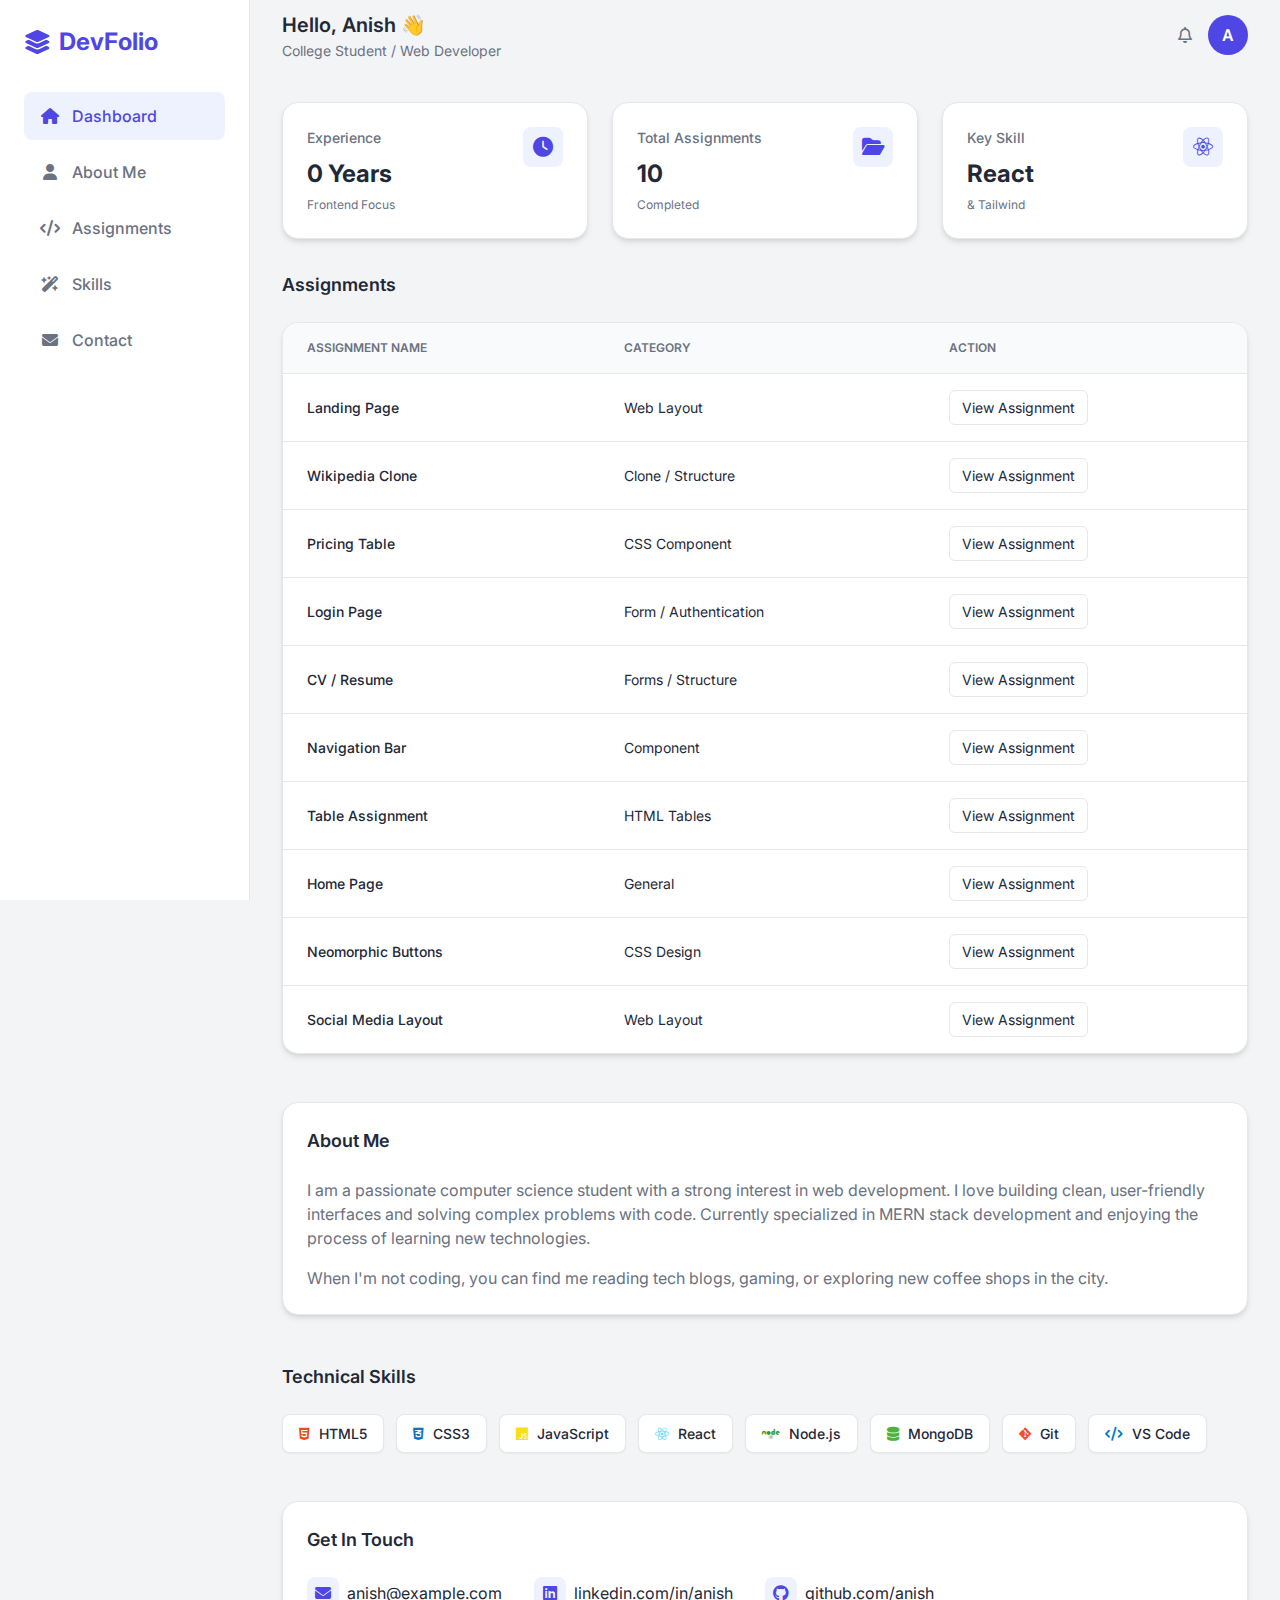
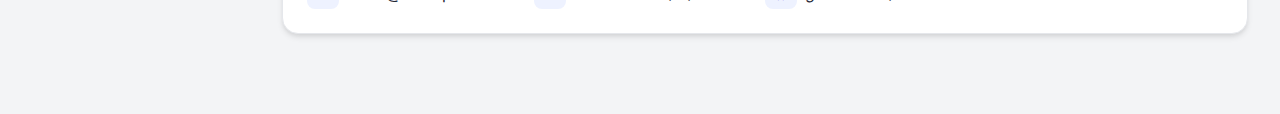
<file: index.html>
<!DOCTYPE html>
<html lang="en">

<head>
    <meta charset="UTF-8">
    <meta name="viewport" content="width=device-width, initial-scale=1.0">
    <title>Portfolio Dashboard</title>
    <link rel="stylesheet" href="styles.css">
    <link rel="stylesheet" href="https://cdnjs.cloudflare.com/ajax/libs/font-awesome/6.4.0/css/all.min.css">
</head>

<body>

    <!-- Sidebar -->
    <nav class="sidebar">
        <div class="brand">
            <i class="fa-solid fa-layer-group"></i>
            <span>DevFolio</span>
        </div>

        <ul class="nav-links">
            <li><a href="#dashboard" class="nav-link active"><i class="fa-solid fa-house"></i>
                    <span>Dashboard</span></a></li>
            <li><a href="#about" class="nav-link"><i class="fa-solid fa-user"></i> <span>About Me</span></a></li>
            <li><a href="#assignments" class="nav-link"><i class="fa-solid fa-code"></i> <span>Assignments</span></a>
            </li>
            <li><a href="#skills" class="nav-link"><i class="fa-solid fa-wand-magic-sparkles"></i>
                    <span>Skills</span></a></li>
            <li><a href="#contact" class="nav-link"><i class="fa-solid fa-envelope"></i> <span>Contact</span></a></li>
        </ul>
    </nav>

    <!-- Main Content -->
    <main class="main-content">
        <!-- Header -->
        <header>
            <div class="header-greeting">
                <h1>Hello, Anish 👋</h1>
                <p>College Student / Web Developer</p>
            </div>
            <div class="user-profile">
                <!-- Simple notification icon -->
                <i class="fa-regular fa-bell" style="color: var(--text-secondary); cursor: pointer;"></i>
                <div class="avatar">A</div>
            </div>
        </header>

        <div class="content-wrapper">

            <!-- Dashboard Stats -->
            <section id="dashboard" class="stats-grid">
                <!-- About Snap -->
                <div class="card stat-card">
                    <div class="stat-info">
                        <h3>Experience</h3>
                        <div class="value">0 Years</div>
                        <p style="font-size: 0.75rem; color: var(--text-secondary); margin-top: 0.25rem;">Frontend Focus
                        </p>
                    </div>
                    <div class="stat-icon">
                        <i class="fa-solid fa-clock"></i>
                    </div>
                </div>

                <!-- Projects Snap -->
                <div class="card stat-card">
                    <div class="stat-info">
                        <h3>Total Assignments</h3>
                        <div class="value">10</div>
                        <p style="font-size: 0.75rem; color: var(--text-secondary); margin-top: 0.25rem;">Completed</p>
                    </div>
                    <div class="stat-icon">
                        <i class="fa-solid fa-folder-open"></i>
                    </div>
                </div>

                <!-- Skills Snap -->
                <div class="card stat-card">
                    <div class="stat-info">
                        <h3>Key Skill</h3>
                        <div class="value">React</div>
                        <p style="font-size: 0.75rem; color: var(--text-secondary); margin-top: 0.25rem;">& Tailwind</p>
                    </div>
                    <div class="stat-icon">
                        <i class="fa-brands fa-react"></i>
                    </div>
                </div>
            </section>

            <!-- Projects Table -->
            <section id="assignments" class="detail-section" style="margin-top: 1rem;">
                <div class="section-header">
                    <h2 class="section-title">Assignments</h2>
                    <!-- <a href="#" class="btn-sm">View All</a> -->
                </div>

                <div class="projects-table-container">
                    <table>
                        <thead>
                            <tr>
                                <th>Assignment Name</th>
                                <th>Category</th>
                                <th>Action</th>
                            </tr>
                        </thead>
                        <tbody>
                            <tr>
                                <td style="font-weight: 500;">Landing Page</td>
                                <td>Web Layout</td>
                                <td><a href="assignments/landingpage.html" class="btn-sm" target="_blank">View
                                        Assignment</a></td>
                            </tr>
                            <tr>
                                <td style="font-weight: 500;">Wikipedia Clone</td>
                                <td>Clone / Structure</td>
                                <td><a href="assignments/wikipidea.html" class="btn-sm" target="_blank">View
                                        Assignment</a></td>
                            </tr>
                            <tr>
                                <td style="font-weight: 500;">Pricing Table</td>
                                <td>CSS Component</td>
                                <td><a href="assignments/pricing_table.html" class="btn-sm" target="_blank">View
                                        Assignment</a></td>
                            </tr>
                            <tr>
                                <td style="font-weight: 500;">Login Page</td>
                                <td>Form / Authentication</td>
                                <td><a href="assignments/loginpage.html" class="btn-sm" target="_blank">View
                                        Assignment</a></td>
                            </tr>
                            <tr>
                                <td style="font-weight: 500;">CV / Resume</td>
                                <td>Forms / Structure</td>
                                <td><a href="assignments/cv.html" class="btn-sm" target="_blank">View Assignment</a>
                                </td>
                            </tr>
                            <tr>
                                <td style="font-weight: 500;">Navigation Bar</td>
                                <td>Component</td>
                                <td><a href="assignments/navbar.html" class="btn-sm" target="_blank">View Assignment</a>
                                </td>
                            </tr>
                            <tr>
                                <td style="font-weight: 500;">Table Assignment</td>
                                <td>HTML Tables</td>
                                <td><a href="assignments/TableAssignment.html" class="btn-sm" target="_blank">View
                                        Assignment</a></td>
                            </tr>
                            <tr>
                                <td style="font-weight: 500;">Home Page</td>
                                <td>General</td>
                                <td><a href="assignments/home.html" class="btn-sm" target="_blank">View Assignment</a>
                                </td>
                            </tr>
                            
                            <!-- neomorphiv buttons  -->
                             <tr>
                                <td style="font-weight: 500;">Neomorphic Buttons</td>
                                <td>CSS Design</td>
                                <td><a href="assignments/neomorphic_button.html" class="btn-sm" target="_blank">View
                                        Assignment</a></td>
                             </tr>
                            <tr>
                                <td style="font-weight: 500;">Social Media Layout</td>
                                <td>Web Layout</td>
                                <td><a href="assignments/facebooklayout.html" class="btn-sm" target="_blank">View
                                        Assignment</a></td>
                            </tr>
                        </tbody>
                    </table>
                </div>
            </section>

            <!-- About Section -->
            <section id="about" class="detail-section">
                <div class="card">
                    <div class="section-header">
                        <h2 class="section-title">About Me</h2>
                    </div>
                    <p style="color: var(--text-secondary); margin-bottom: 1rem;">
                        I am a passionate computer science student with a strong interest in web development.
                        I love building clean, user-friendly interfaces and solving complex problems with code.
                        Currently specialized in MERN stack development and enjoying the process of learning new
                        technologies.
                    </p>
                    <p style="color: var(--text-secondary);">
                        When I'm not coding, you can find me reading tech blogs, gaming, or exploring new coffee shops
                        in the city.
                    </p>
                </div>
            </section>

            <!-- Skills Section -->
            <section id="skills" class="detail-section">
                <div class="section-header">
                    <h2 class="section-title">Technical Skills</h2>
                </div>
                <div class="skills-container">
                    <div class="skill-tag"><i class="fa-brands fa-html5" style="color: #e34f26; margin-right: 5px;"></i>
                        HTML5</div>
                    <div class="skill-tag"><i class="fa-brands fa-css3-alt"
                            style="color: #1572b6; margin-right: 5px;"></i> CSS3</div>
                    <div class="skill-tag"><i class="fa-brands fa-js" style="color: #f7df1e; margin-right: 5px;"></i>
                        JavaScript</div>
                    <div class="skill-tag"><i class="fa-brands fa-react" style="color: #61dafb; margin-right: 5px;"></i>
                        React</div>
                    <div class="skill-tag"><i class="fa-brands fa-node" style="color: #339933; margin-right: 5px;"></i>
                        Node.js</div>
                    <div class="skill-tag"><i class="fa-solid fa-database"
                            style="color: #4db33d; margin-right: 5px;"></i> MongoDB</div>
                    <div class="skill-tag"><i class="fa-brands fa-git-alt"
                            style="color: #f05032; margin-right: 5px;"></i> Git</div>
                    <div class="skill-tag"><i class="fa-solid fa-code" style="color: #007acc; margin-right: 5px;"></i>
                        VS Code</div>
                </div>
            </section>

            <!-- Contact Section -->
            <section id="contact" class="detail-section" style="margin-bottom: 3rem;">
                <div class="card">
                    <div class="section-header">
                        <h2 class="section-title">Get In Touch</h2>
                    </div>
                    <div style="display: flex; gap: 2rem; flex-wrap: wrap;">
                        <a href="#"
                            style="text-decoration: none; color: var(--text-primary); display: flex; align-items: center; gap: 0.5rem;">
                            <div class="stat-icon" style="width: 32px; height: 32px; font-size: 1rem;">
                                <i class="fa-solid fa-envelope"></i>
                            </div>
                            <span>anish@example.com</span>
                        </a>
                        <a href="#"
                            style="text-decoration: none; color: var(--text-primary); display: flex; align-items: center; gap: 0.5rem;">
                            <div class="stat-icon" style="width: 32px; height: 32px; font-size: 1rem;">
                                <i class="fa-brands fa-linkedin"></i>
                            </div>
                            <span>linkedin.com/in/anish</span>
                        </a>
                        <a href="#"
                            style="text-decoration: none; color: var(--text-primary); display: flex; align-items: center; gap: 0.5rem;">
                            <div class="stat-icon" style="width: 32px; height: 32px; font-size: 1rem;">
                                <i class="fa-brands fa-github"></i>
                            </div>
                            <span>github.com/anish</span>
                        </a>
                    </div>
                </div>
            </section>

        </div>
    </main>

</body>

</html>
</file>
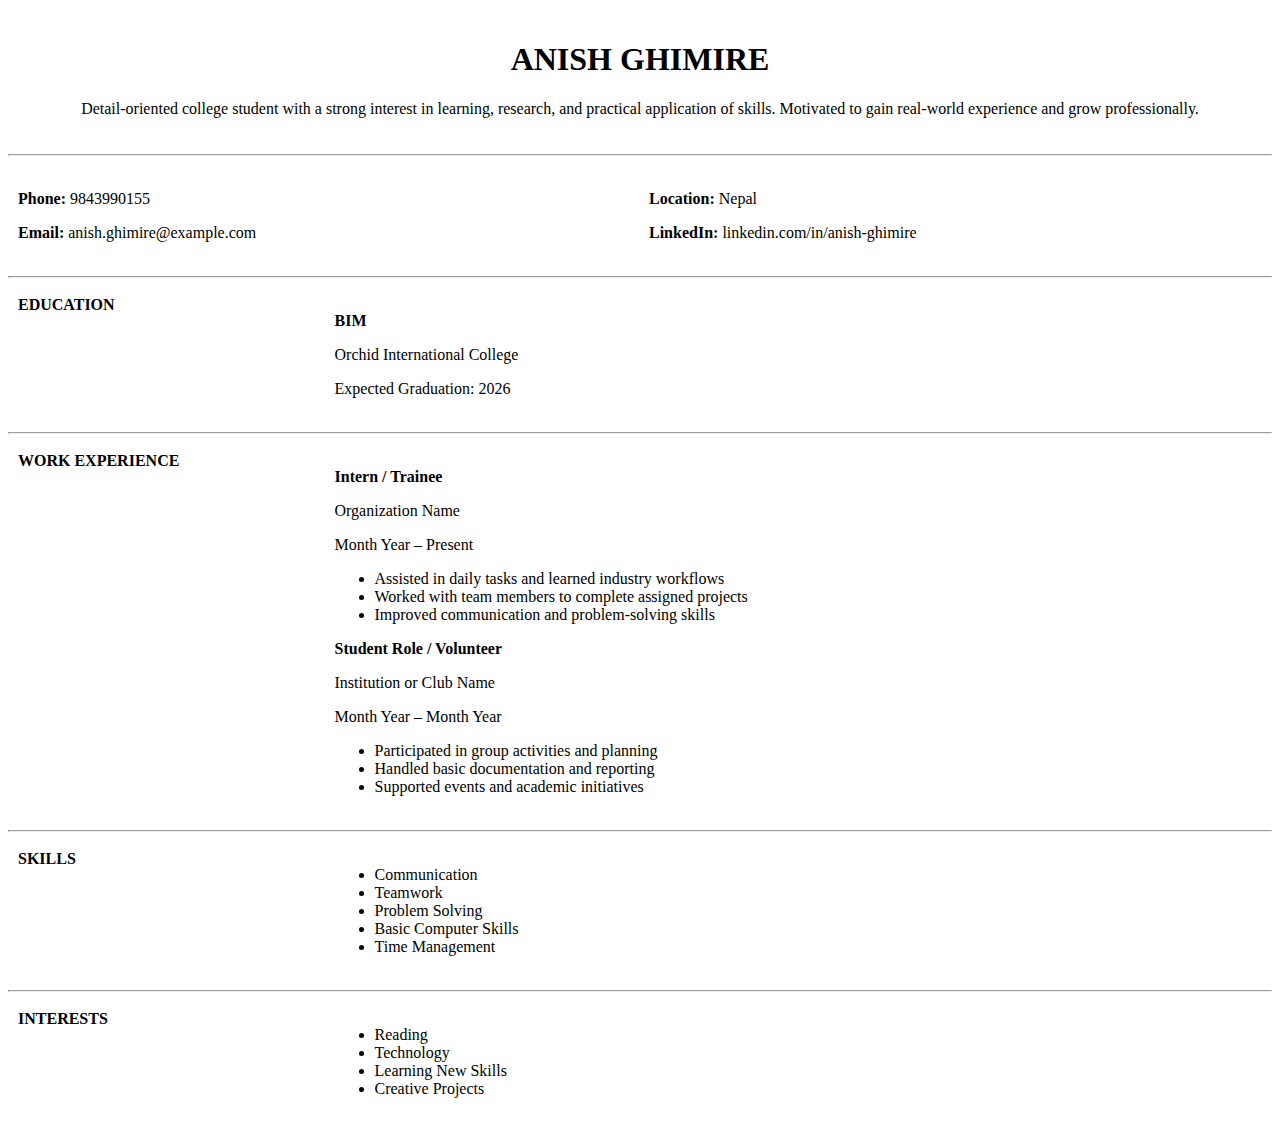
<file: assignments/cv.html>
<!DOCTYPE html>
<html>

<head>
    <title>Student CV</title>
</head>

<body>

    <table width="100%" cellpadding="10">
        <tr>
            <td align="center">
                <h1>ANISH GHIMIRE</h1>
                <p>Detail-oriented college student with a strong interest in learning, research, and practical
                    application of skills. Motivated to gain real-world experience and grow professionally.</p>
            </td>
        </tr>
    </table>

    <hr>

    <table width="100%" cellpadding="8">
        <tr>
            <td width="50%">
                <p><b>Phone:</b> 9843990155</p>
                <p><b>Email:</b> anish.ghimire@example.com</p>
            </td>
            <td width="50%">
                <p><b>Location:</b> Nepal</p>
                <p><b>LinkedIn:</b> linkedin.com/in/anish-ghimire</p>
            </td>
        </tr>
    </table>

    <hr>

    <table width="100%" cellpadding="8">
        <tr>
            <td width="25%" valign="top">
                <b>EDUCATION</b>
            </td>
            <td width="75%">
                <p><b>BIM</b></p>
                <p>Orchid International College</p>
                <p>Expected Graduation: 2026</p>
            </td>
        </tr>
    </table>

    <hr>

    <table width="100%" cellpadding="8">
        <tr>
            <td width="25%" valign="top">
                <b>WORK EXPERIENCE</b>
            </td>
            <td width="75%">
                <p><b>Intern / Trainee</b></p>
                <p>Organization Name</p>
                <p>Month Year – Present</p>
                <ul>
                    <li>Assisted in daily tasks and learned industry workflows</li>
                    <li>Worked with team members to complete assigned projects</li>
                    <li>Improved communication and problem-solving skills</li>
                </ul>

                <p><b>Student Role / Volunteer</b></p>
                <p>Institution or Club Name</p>
                <p>Month Year – Month Year</p>
                <ul>
                    <li>Participated in group activities and planning</li>
                    <li>Handled basic documentation and reporting</li>
                    <li>Supported events and academic initiatives</li>
                </ul>
            </td>
        </tr>
    </table>

    <hr>

    <table width="100%" cellpadding="8">
        <tr>
            <td width="25%" valign="top">
                <b>SKILLS</b>
            </td>
            <td width="75%">
                <ul>
                    <li>Communication</li>
                    <li>Teamwork</li>
                    <li>Problem Solving</li>
                    <li>Basic Computer Skills</li>
                    <li>Time Management</li>
                </ul>
            </td>
        </tr>
    </table>

    <hr>

    <table width="100%" cellpadding="8">
        <tr>
            <td width="25%" valign="top">
                <b>INTERESTS</b>
            </td>
            <td width="75%">
                <ul>
                    <li>Reading</li>
                    <li>Technology</li>
                    <li>Learning New Skills</li>
                    <li>Creative Projects</li>
                </ul>
            </td>
        </tr>
    </table>

</body>

</html>
</file>
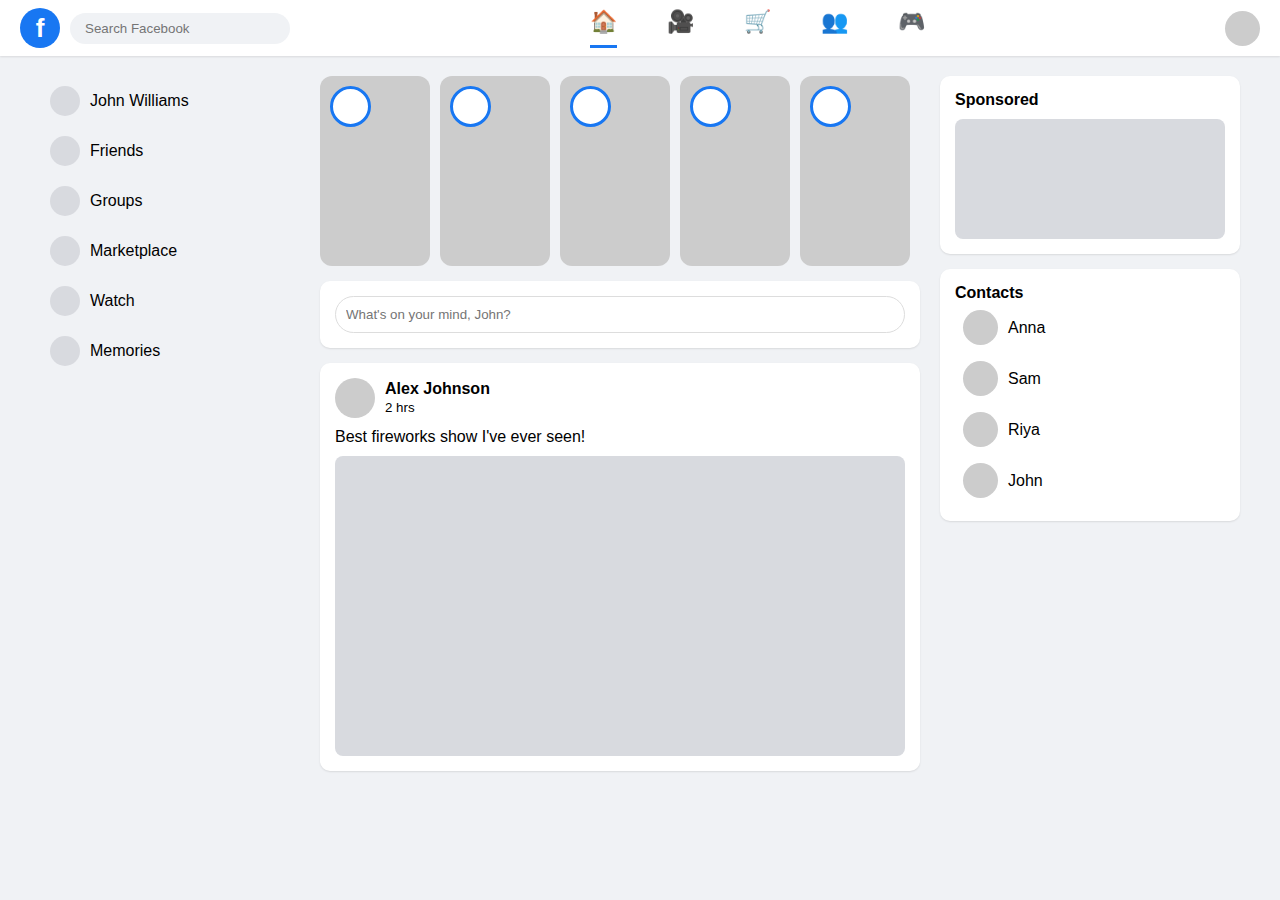
<file: assignments/facebooklayout.html>
<!DOCTYPE html>
<html lang="en">
<head>
<meta charset="UTF-8">
<title>Facebook UI Clone</title>
<style>
*{
    margin:0;
    padding:0;
    box-sizing:border-box;
    font-family: Arial, Helvetica, sans-serif;
}

body{
    background:#f0f2f5;
}


.navbar{
    height:56px;
    background:#fff;
    display:flex;
    align-items:center;
    justify-content:space-between;
    padding:0 20px;
    position:sticky;
    top:0;
    z-index:100;
    box-shadow:0 1px 2px rgba(0,0,0,0.1);
}

.nav-left{
    display:flex;
    align-items:center;
    gap:10px;
}

.logo{
    width:40px;
    height:40px;
    background:#1877f2;
    color:#fff;
    font-weight:bold;
    font-size:26px;
    display:flex;
    align-items:center;
    justify-content:center;
    border-radius:50%;
}

.search{
    background:#f0f2f5;
    border-radius:20px;
    padding:8px 15px;
    border:none;
    outline:none;
    width:220px;
}

.nav-center{
    display:flex;
    gap:50px;
}

.nav-icon{
    font-size:22px;
    cursor:pointer;
    color:#65676b;
}

.nav-icon.active{
    color:#1877f2;
    border-bottom:3px solid #1877f2;
    padding-bottom:10px;
}

.nav-right{
    display:flex;
    align-items:center;
    gap:15px;
}

.profile-pic{
    width:35px;
    height:35px;
    background:#ccc;
    border-radius:50%;
}

/* ================= LAYOUT ================= */

.container{
    display:grid;
    grid-template-columns: 260px 1fr 300px;
    gap:20px;
    padding:20px 40px;
}

/* ================= LEFT SIDEBAR ================= */

.sidebar{
    background:transparent;
}

.menu-item{
    display:flex;
    align-items:center;
    gap:10px;
    padding:10px;
    border-radius:8px;
    cursor:pointer;
}

.menu-item:hover{
    background:#e4e6eb;
}

.menu-icon{
    width:30px;
    height:30px;
    background:#d8dadf;
    border-radius:50%;
}

/* ================= FEED ================= */

.feed{
    display:flex;
    flex-direction:column;
    gap:15px;
}

/* Stories */

.stories{
    display:flex;
    gap:10px;
}

.story{
    width:110px;
    height:190px;
    border-radius:12px;
    background:#ccc;
    position:relative;
    overflow:hidden;
    cursor:pointer;
}

.story::after{
    content:"";
    position:absolute;
    width:35px;
    height:35px;
    border-radius:50%;
    border:3px solid #1877f2;
    top:10px;
    left:10px;
    background:#fff;
}

/* Create Post */

.create-post{
    background:#fff;
    padding:15px;
    border-radius:10px;
    box-shadow:0 1px 2px rgba(0,0,0,0.1);
}

.create-post input{
    width:100%;
    padding:10px;
    border-radius:20px;
    border:1px solid #ddd;
    outline:none;
}

/* Post */

.post{
    background:#fff;
    padding:15px;
    border-radius:10px;
    box-shadow:0 1px 2px rgba(0,0,0,0.1);
}


.post-header{
    display:flex;
    align-items:center;
    gap:10px;
    margin-bottom:10px;
}

.post-avatar{
    width:40px;
    height:40px;
    border-radius:50%;
    background:#ccc;
}

.post-image{
    height:300px;
    background:#d8dadf;
    margin-top:10px;
    border-radius:8px;
}

/* ================= RIGHT SIDEBAR ================= */

.right-box{
    background:#fff;
    padding:15px;
    border-radius:10px;
    box-shadow:0 1px 2px rgba(0,0,0,0.1);
    margin-bottom:15px;
}

.contact{
    display:flex;
    align-items:center;
    gap:10px;
    padding:8px;
    border-radius:8px;
    cursor:pointer;
}

.contact:hover{
    background:#e4e6eb;
}

.contact .avatar{
    width:35px;
    height:35px;
    border-radius:50%;
    background:#ccc;
}
</style>
</head>
<body>

<!-- ================= NAVBAR ================= -->

<div class="navbar">
    <div class="nav-left">
        <div class="logo">f</div>
        <input class="search" type="text" placeholder="Search Facebook">
    </div>

    <div class="nav-center">
        <div class="nav-icon active">🏠</div>
        <div class="nav-icon">🎥</div>
        <div class="nav-icon">🛒</div>
        <div class="nav-icon">👥</div>
        <div class="nav-icon">🎮</div>
    </div>

    <div class="nav-right">
        <div class="profile-pic"></div>
    </div>
</div>

<!-- ================= MAIN CONTAINER ================= -->

<div class="container">

    <!-- LEFT SIDEBAR -->
    <div class="sidebar">
        <div class="menu-item"><div class="menu-icon"></div> John Williams</div>
        <div class="menu-item"><div class="menu-icon"></div> Friends</div>
        <div class="menu-item"><div class="menu-icon"></div> Groups</div>
        <div class="menu-item"><div class="menu-icon"></div> Marketplace</div>
        <div class="menu-item"><div class="menu-icon"></div> Watch</div>
        <div class="menu-item"><div class="menu-icon"></div> Memories</div>
    </div>

    <!-- FEED -->
    <div class="feed">

        <div class="stories">
            <div class="story"></div>
            <div class="story"></div>
            <div class="story"></div>
            <div class="story"></div>
            <div class="story"></div>
        </div>

        <div class="create-post">
            <input type="text" placeholder="What's on your mind, John?">
        </div>

        <div class="post">
            <div class="post-header">
                <div class="post-avatar"></div>
                <div><strong>Alex Johnson</strong><br><small>2 hrs</small></div>
            </div>
            <p>Best fireworks show I've ever seen!</p>
            <div class="post-image"></div>
        </div>

    </div>

    <!-- RIGHT SIDEBAR -->
    <div>
        <div class="right-box">
            <strong>Sponsored</strong>
            <div style="height:120px;background:#d8dadf;border-radius:8px;margin-top:10px;"></div>
        </div>

        <div class="right-box">
            <strong>Contacts</strong>
            <div class="contact"><div class="avatar"></div> Anna</div>
            <div class="contact"><div class="avatar"></div> Sam</div>
            <div class="contact"><div class="avatar"></div> Riya</div>
            <div class="contact"><div class="avatar"></div> John</div>
        </div>
    </div>

</div>

</body>
</html>
</file>
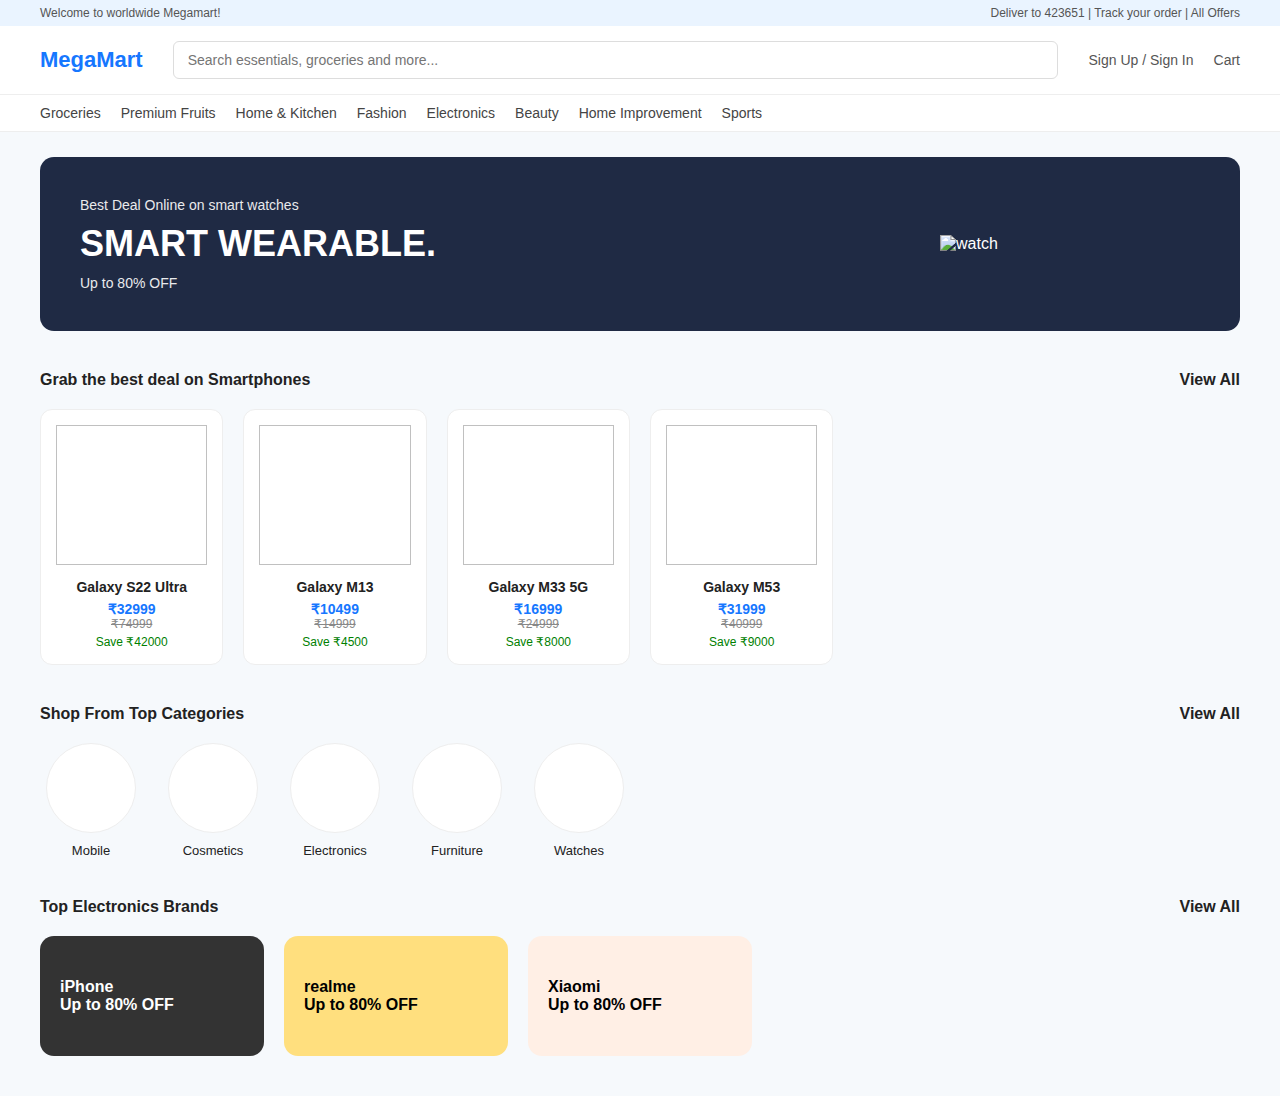
<file: assignments/landingpage.html>
<!DOCTYPE html>
<html lang="en">
<head>
    <meta charset="UTF-8" />
    <title>MegaMart</title>
    <meta name="viewport" content="width=device-width, initial-scale=1.0" />

    <style>
        * {
            margin: 0;
            padding: 0;
            box-sizing: border-box;
            font-family: Arial, Helvetica, sans-serif;
        }

        body {
            background: #f6f9fc;
            color: #222;
        }

        a {
            text-decoration: none;
            color: inherit;
        }

        .top-bar {
            background: #eaf4ff;
            padding: 6px 40px;
            font-size: 12px;
            display: flex;
            justify-content: space-between;
            color: #555;
        }


        header {
            background: #fff;
            padding: 15px 40px;
            display: flex;
            align-items: center;
            gap: 30px;
            border-bottom: 1px solid #eee;
        }

        .logo {
            font-size: 22px;
            font-weight: bold;
            color: #1677ff;
        }

        .search {
            flex: 1;
        }

        .search input {
            width: 100%;
            padding: 10px 14px;
            border-radius: 6px;
            border: 1px solid #ddd;
            font-size: 14px;
        }

        .header-actions {
            display: flex;
            gap: 20px;
            font-size: 14px;
            color: #555;
        }


        .categories {
            background: #fff;
            padding: 10px 40px;
            display: flex;
            gap: 20px;
            font-size: 14px;
            border-bottom: 1px solid #eee;
        }

        .categories span {
            cursor: pointer;
            color: #444;
        }

        /* HERO */
        .hero {
            margin: 25px 40px;
            background: #1f2a44;
            color: #fff;
            border-radius: 14px;
            padding: 40px;
            display: flex;
            justify-content: space-between;
            align-items: center;
        }

        .hero h1 {
            font-size: 36px;
            margin: 10px 0;
        }

        .hero p {
            font-size: 14px;
            opacity: 0.9;
        }

        .hero img {
            width: 260px;
        }

        /* SECTION */
        .section {
            margin: 40px;
        }

        .section-header {
            display: flex;
            justify-content: space-between;
            margin-bottom: 20px;
            font-weight: bold;
        }
        .products {
            display: grid;
            grid-template-columns: repeat(auto-fill, minmax(180px, 1fr));
            gap: 20px;
        }

        .product {
            background: #fff;
            padding: 15px;
            border-radius: 12px;
            border: 1px solid #eee;
            text-align: center;
        }

        .product img {
            width: 100%;
            height: 140px;
            object-fit: contain;
            margin-bottom: 10px;
        }

        .product h4 {
            font-size: 14px;
            margin-bottom: 6px;
        }

        .price {
            font-weight: bold;
            color: #1677ff;
            font-size: 14px;
        }

        .old {
            font-size: 12px;
            text-decoration: line-through;
            color: #888;
        }

        .save {
            font-size: 12px;
            color: green;
            margin-top: 4px;
        }


        .icon-grid {
            display: grid;
            grid-template-columns: repeat(auto-fill, minmax(100px, 1fr));
            gap: 20px;
            text-align: center;
        }

        .icon-box {
            background: #fff;
            padding: 20px;
            border-radius: 50%;
            width: 90px;
            height: 90px;
            margin: auto;
            display: flex;
            align-items: center;
            justify-content: center;
            border: 1px solid #eee;
        }

        .icon-box img {
            width: 40px;
        }

        .icon-text {
            margin-top: 10px;
            font-size: 13px;
        }

        /* BRAND DEALS */
        .brands {
            display: grid;
            grid-template-columns: repeat(auto-fill, minmax(220px, 1fr));
            gap: 20px;
        }

        .brand {
            border-radius: 14px;
            padding: 20px;
            color: #fff;
            height: 120px;
            display: flex;
            align-items: center;
            font-weight: bold;
        }

        .iphone { background: #333; }
        .realme { background: #ffdf7e; color: #000; }
        .xiaomi { background: #ffefe5; color: #000; }

    </style>
</head>
<body>

    <!-- TOP BAR -->
    <div class="top-bar">
        <div>Welcome to worldwide Megamart!</div>
        <div>Deliver to 423651 | Track your order | All Offers</div>
    </div>

    <!-- HEADER -->
    <header>
        <div class="logo">MegaMart</div>

        <div class="search">
            <input type="text" placeholder="Search essentials, groceries and more..." />
        </div>

        <div class="header-actions">
            <span>Sign Up / Sign In</span>
            <span>Cart</span>
        </div>
    </header>

    <!-- CATEGORY NAV -->
    <div class="categories">
        <span>Groceries</span>
        <span>Premium Fruits</span>
        <span>Home & Kitchen</span>
        <span>Fashion</span>
        <span>Electronics</span>
        <span>Beauty</span>
        <span>Home Improvement</span>
        <span>Sports</span>
    </div>

    <!-- HERO -->
    <div class="hero">
        <div>
            <p>Best Deal Online on smart watches</p>
            <h1>SMART WEARABLE.</h1>
            <p>Up to 80% OFF</p>
        </div>

        <img alt="watch">
    </div>

    <!-- PRODUCTS -->
    <div class="section">
        <div class="section-header">
            <span>Grab the best deal on Smartphones</span>
            <span>View All</span>
        </div>

        <div class="products">
            <div class="product">
                <img />
                <h4>Galaxy S22 Ultra</h4>
                <div class="price">₹32999</div>
                <div class="old">₹74999</div>
                <div class="save">Save ₹42000</div>
            </div>

            <div class="product">
                <img />
                <h4>Galaxy M13</h4>
                <div class="price">₹10499</div>
                <div class="old">₹14999</div>
                <div class="save">Save ₹4500</div>
            </div>

            <div class="product">
                <img />
                <h4>Galaxy M33 5G</h4>
                <div class="price">₹16999</div>
                <div class="old">₹24999</div>
                <div class="save">Save ₹8000</div>
            </div>

            <div class="product">
                <img />
                <h4>Galaxy M53</h4>
                <div class="price">₹31999</div>
                <div class="old">₹40999</div>
                <div class="save">Save ₹9000</div>
            </div>
        </div>
    </div>

    <!-- ICON CATEGORIES -->
    <div class="section">
        <div class="section-header">
            <span>Shop From Top Categories</span>
            <span>View All</span>
        </div>

        <div class="icon-grid">
            <div>
                <div class="icon-box"><img></div>
                <div class="icon-text">Mobile</div>
            </div>

            <div>
                <div class="icon-box"><img></div>
                <div class="icon-text">Cosmetics</div>
            </div>

            <div>
                <div class="icon-box"><img></div>
                <div class="icon-text">Electronics</div>
            </div>

            <div>
                <div class="icon-box"><img></div>
                <div class="icon-text">Furniture</div>
            </div>

            <div>
                <div class="icon-box"><img></div>
                <div class="icon-text">Watches</div>
            </div>
        </div>
    </div>

    <!-- BRANDS -->
    <div class="section">
        <div class="section-header">
            <span>Top Electronics Brands</span>
            <span>View All</span>
        </div>

        <div class="brands">
            <div class="brand iphone">iPhone<br>Up to 80% OFF</div>
            <div class="brand realme">realme<br>Up to 80% OFF</div>
            <div class="brand xiaomi">Xiaomi<br>Up to 80% OFF</div>
        </div>
    </div>

</body>
</html>
</file>
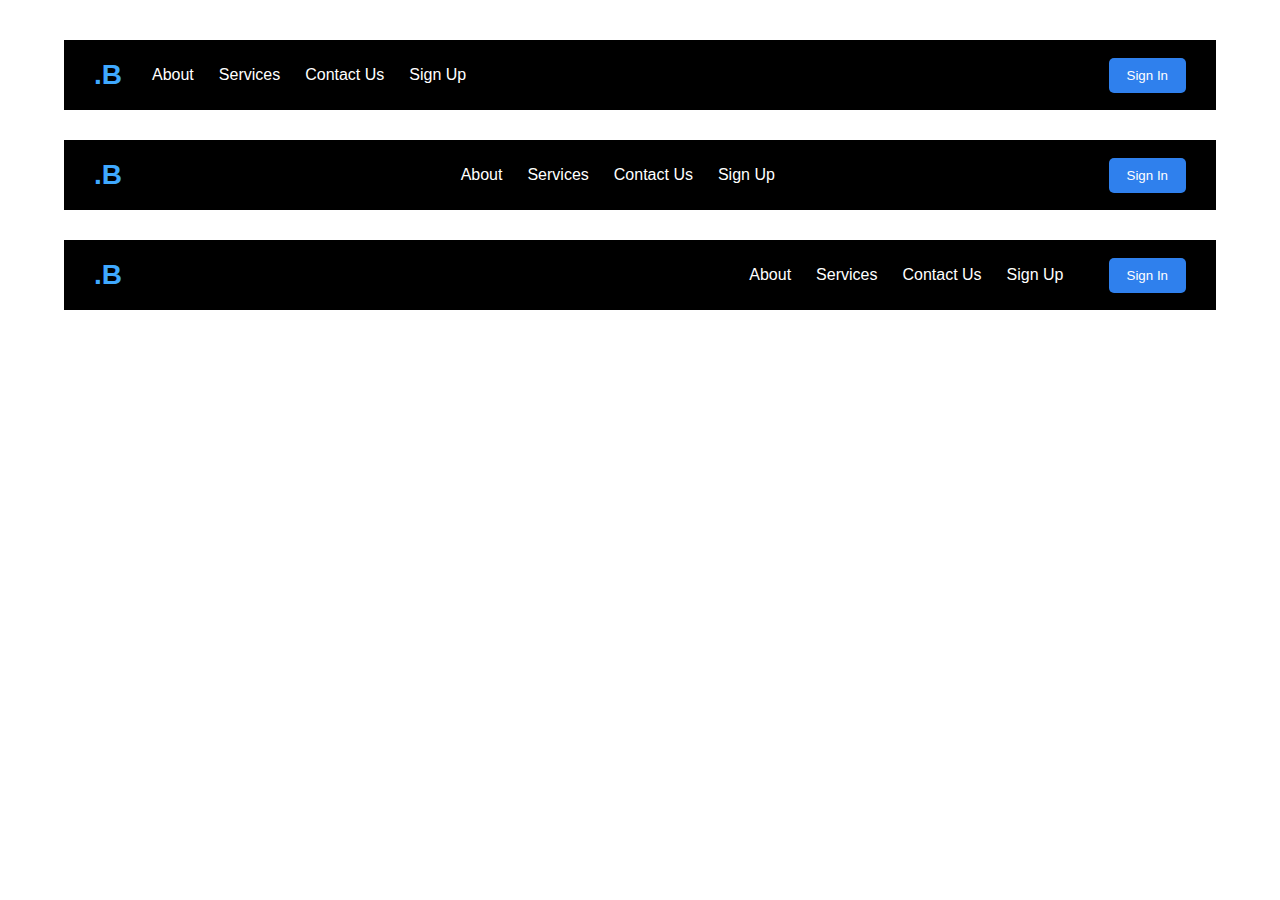
<file: assignments/navbar.html>
<!DOCTYPE html>
<html lang="en">
<head>
    <meta charset="UTF-8">
    <meta name="viewport" content="width=device-width, initial-scale=1.0">
    <title>Navbar Variations</title>

    <style>
        body {
            margin: 0;
            padding: 40px 0;
            font-family: Arial, Helvetica, sans-serif;
           
        }

        /* Common navbar styles */
        .navbar {
            height: 70px;
            width: 90%;
            margin: 0 auto 30px auto;
            background-color: black;
            display: flex;
            align-items: center;
            justify-content: space-between;
            padding: 0 30px;
            box-sizing: border-box;
        }

        .left,
        .center {
            display: flex;
            align-items: center;
        }

        .logo {
            color: #3fa9ff;
            font-size: 28px;
            font-weight: bold;
            margin-right: 30px;
            cursor: pointer;
        }

        ul {
            list-style: none;
            padding: 0;
            margin: 0;
            display: flex;
        }

        ul li {
            color: white;
            margin-right: 25px;
            cursor: pointer;
        }

        .btn {
            background-color: #2f80ed;
            color: white;
            border: none;
            padding: 10px 18px;
            border-radius: 5px;
            cursor: pointer;
        }

        /* Navbar 2 center menu */
        .navbar.center-nav {
            justify-content: space-between;
        }

        .navbar.center-nav .center {
            flex: 1;
            justify-content: center;
        }

        /* Navbar 3 right menu */
        .navbar.right-nav .right-menu {
            display: flex;
            align-items: center;
        }

        .navbar.right-nav ul {
            margin-right: 20px;
        }
    </style>
</head>

<body>

    <!-- Navbar 1 -->
    <div class="navbar">
        <div class="left">
            <div class="logo">.B</div>
            <ul>
                <li>About</li>
                <li>Services</li>
                <li>Contact Us</li>
                <li>Sign Up</li>
            </ul>
        </div>
        <button class="btn">Sign In</button>
    </div>

    <!-- Navbar 2 -->
    <div class="navbar center-nav">
        <div class="logo">.B</div>
        <div class="center">
            <ul>
                <li>About</li>
                <li>Services</li>
                <li>Contact Us</li>
                <li>Sign Up</li>
            </ul>
        </div>
        <button class="btn">Sign In</button>
    </div>

    <!-- Navbar 3 -->
    <div class="navbar right-nav">
        <div class="logo">.B</div>
        <div class="right-menu">
            <ul>
                <li>About</li>
                <li>Services</li>
                <li>Contact Us</li>
                <li>Sign Up</li>
            </ul>
            <button class="btn">Sign In</button>
        </div>
    </div>

</body>
</html>
</file>
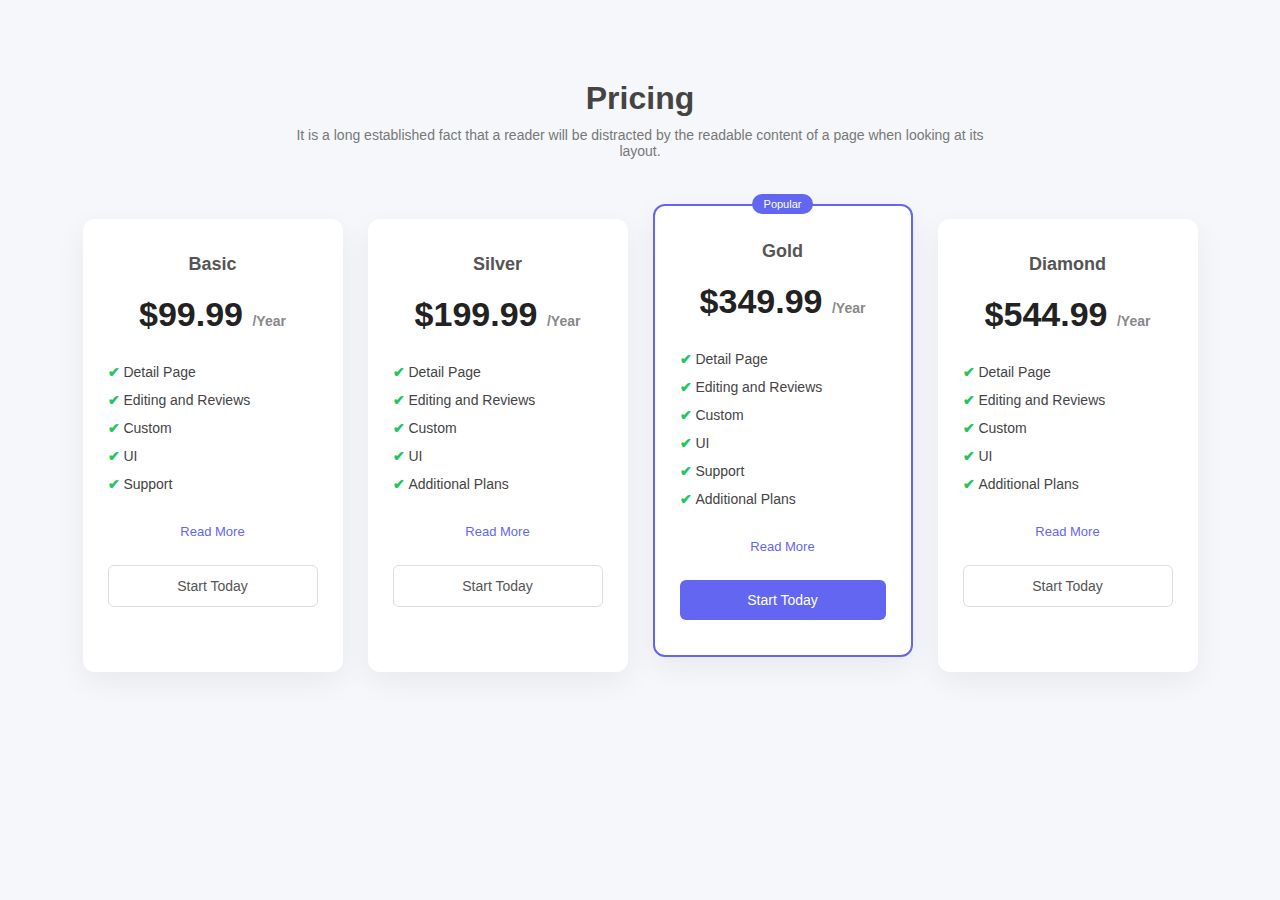
<file: assignments/pricing_table.html>
<!DOCTYPE html>
<html lang="en">
<head>
<meta charset="UTF-8">
<title>Pricing</title>
<style>
  * {
    box-sizing: border-box;
    font-family: Arial, Helvetica, sans-serif;
  }

  body {
    margin: 0;
    background: #f5f7fb;
    color: #444;
  }

  .pricing {
    max-width: 1200px;
    margin: 80px auto;
    text-align: center;
    padding: 0 20px;
  }

  .pricing h1 {
    font-size: 32px;
    margin-bottom: 10px;
  }

  .pricing p {
    color: #777;
    max-width: 700px;
    margin: 0 auto 60px;
    font-size: 14px;
  }

  .cards {
    display: flex;
    gap: 25px;
    justify-content: center;
    flex-wrap: wrap;
  }

  .card {
    background: #fff;
    width: 260px;
    padding: 35px 25px;
    border-radius: 12px;
    box-shadow: 0 10px 30px rgba(0,0,0,0.06);
    position: relative;
  }

  .card h3 {
    margin: 0;
    font-size: 18px;
    color: #555;
  }

  .price {
    font-size: 34px;
    font-weight: bold;
    margin: 20px 0;
    color: #222;
  }

  .price span {
    font-size: 14px;
    color: #888;
  }

  .features {
    list-style: none;
    padding: 0;
    margin: 30px 0;
    text-align: left;
    font-size: 14px;
  }

  .features li {
    margin-bottom: 12px;
  }

  .features li::before {
    content: "✔ ";
    color: #22c55e;
    font-weight: bold;
  }

  .read {
    font-size: 13px;
    color: #6366f1;
    text-decoration: none;
  }

  .btn {
    display: block;
    margin-top: 25px;
    padding: 12px;
    text-align: center;
    border-radius: 6px;
    border: 1px solid #ddd;
    text-decoration: none;
    color: #555;
    font-size: 14px;
  }

  /* Highlighted card */
  .featured {
    border: 2px solid #6366f1;
    transform: translateY(-15px);
  }

  .badge {
    position: absolute;
    top: -12px;
    left: 50%;
    transform: translateX(-50%);
    background: #6366f1;
    color: #fff;
    padding: 4px 12px;
    font-size: 11px;
    border-radius: 20px;
  }

  .featured .btn {
    background: #6366f1;
    color: #fff;
    border: none;
  }
</style>
</head>

<body>

<section class="pricing">
  <h1>Pricing</h1>
  <p>
    It is a long established fact that a reader will be distracted by the readable
    content of a page when looking at its layout.
  </p>

  <div class="cards">

    <div class="card">
      <h3>Basic</h3>
      <div class="price">$99.99 <span>/Year</span></div>

      <ul class="features">
        <li>Detail Page</li>
        <li>Editing and Reviews</li>
        <li>Custom</li>
        <li>UI</li>
        <li>Support</li>
      </ul>

      <a class="read" href="#">Read More</a>
      <a class="btn" href="#">Start Today</a>
    </div>

    <div class="card">
      <h3>Silver</h3>
      <div class="price">$199.99 <span>/Year</span></div>

      <ul class="features">
        <li>Detail Page</li>
        <li>Editing and Reviews</li>
        <li>Custom</li>
        <li>UI</li>
        <li>Additional Plans</li>
      </ul>

      <a class="read" href="#">Read More</a>
      <a class="btn" href="#">Start Today</a>
    </div>

    <div class="card featured">
      <div class="badge">Popular</div>
      <h3>Gold</h3>
      <div class="price">$349.99 <span>/Year</span></div>

      <ul class="features">
        <li>Detail Page</li>
        <li>Editing and Reviews</li>
        <li>Custom</li>
        <li>UI</li>
        <li>Support</li>
        <li>Additional Plans</li>
      </ul>

      <a class="read" href="#">Read More</a>
      <a class="btn" href="#">Start Today</a>
    </div>

    <div class="card">
      <h3>Diamond</h3>
      <div class="price">$544.99 <span>/Year</span></div>

      <ul class="features">
        <li>Detail Page</li>
        <li>Editing and Reviews</li>
        <li>Custom</li>
        <li>UI</li>
        <li>Additional Plans</li>
      </ul>

      <a class="read" href="#">Read More</a>
      <a class="btn" href="#">Start Today</a>
    </div>

  </div>
</section>

</body>
</html>
</file>
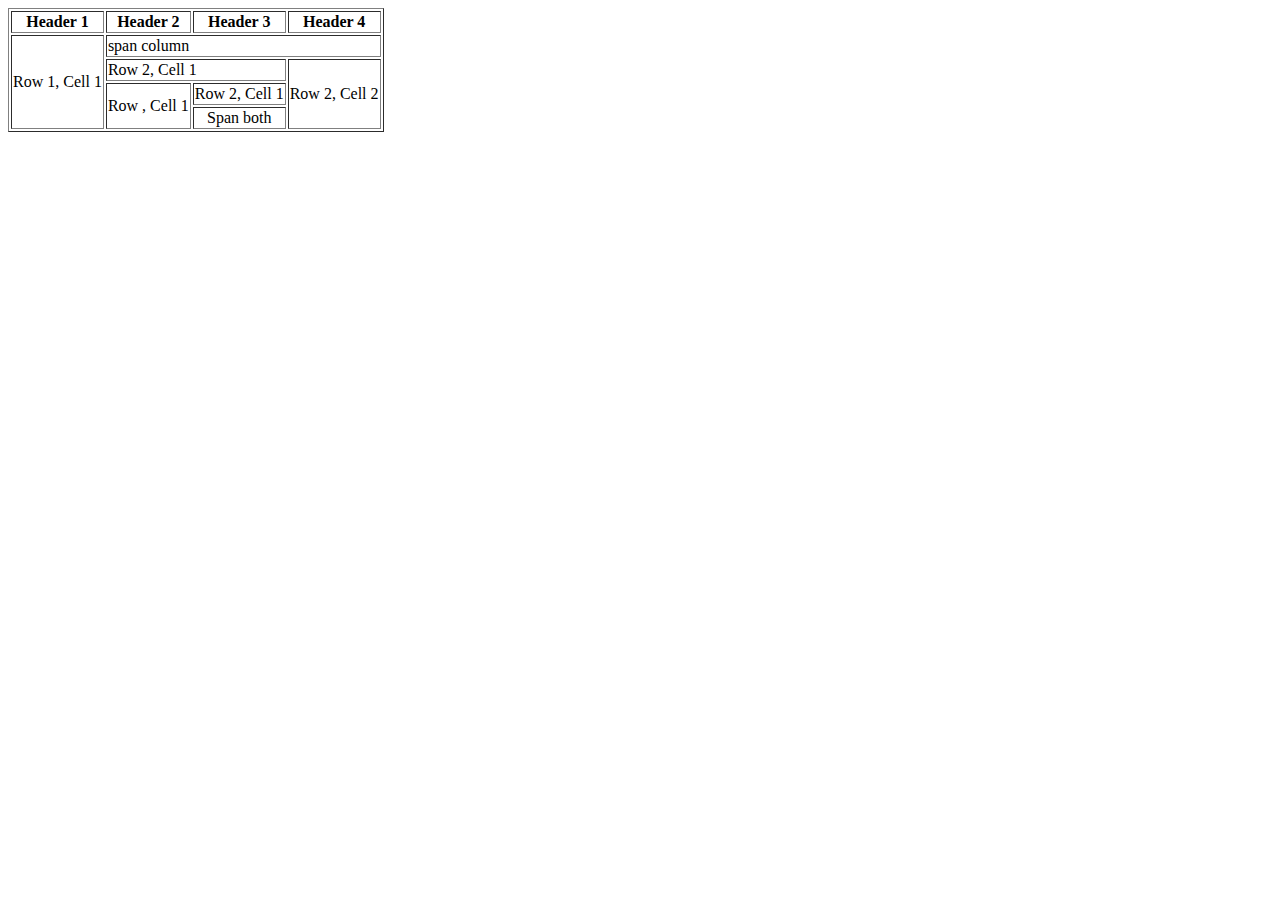
<file: assignments/TableAssignment.html>
<!DOCTYPE html>
<html lang="en">

<head>
    <meta charset="UTF-8">
    <meta name="viewport" content="width=device-width, initial-scale=1.0">
    <title>Document</title>
</head>

<body>
    <table border="1">
        <tr>
            <th>Header 1</th>
            <th>Header 2</th>
            <th>Header 3</th>
            <th>Header 4</th>
        </tr>
        <tr>
            <td rowspan="5">Row 1, Cell 1</td>
            <td colspan="3"> span column</td>
        </tr>
        <tr>
            <td colspan="2">Row 2, Cell 1</td>
            <td rowspan="3">Row 2, Cell 2</td>

        </tr>
        <tr>
            <td rowspan="2">Row , Cell 1</td>
            <td>Row 2, Cell 1</td>
        </tr>
        <tr >
        
            <td rowspan="2" style="text-align: center;">Span both</td>

        </tr>

    </table>
</body>

</html>
</file>
<file: styles.css>
/* Google Fonts Import */
@import url('https://fonts.googleapis.com/css2?family=Inter:wght@300;400;500;600;700&display=swap');

:root {
    /* Colors */
    --primary-color: #4f46e5;
    --primary-hover: #4338ca;
    --bg-color: #f3f4f6;
    --sidebar-bg: #ffffff;
    --card-bg: #ffffff;
    --text-primary: #1f2937;
    --text-secondary: #6b7280;
    --border-color: #e5e7eb;
    
    /* Spacing */
    --sidebar-width: 250px;
    --header-height: 70px;
    
    /* Shadows */
    --shadow-sm: 0 1px 2px 0 rgba(0, 0, 0, 0.05);
    --shadow-md: 0 4px 6px -1px rgba(0, 0, 0, 0.1), 0 2px 4px -1px rgba(0, 0, 0, 0.06);
    
    /* Transitions */
    --transition: all 0.3s ease;
}

* {
    margin: 0;
    padding: 0;
    box-sizing: border-box;
}

body {
    font-family: 'Inter', sans-serif;
    background-color: var(--bg-color);
    color: var(--text-primary);
    line-height: 1.5;
    display: flex;
    min-height: 100vh;
}

/* Sidebar Styling */
.sidebar {
    width: var(--sidebar-width);
    background-color: var(--sidebar-bg);
    border-right: 1px solid var(--border-color);
    height: 100vh;
    position: fixed;
    left: 0;
    top: 0;
    display: flex;
    flex-direction: column;
    padding: 1.5rem;
    z-index: 10;
}

.brand {
    font-size: 1.5rem;
    font-weight: 700;
    color: var(--primary-color);
    margin-bottom: 2rem;
    display: flex;
    align-items: center;
    gap: 0.5rem;
}

.nav-links {
    list-style: none;
    display: flex;
    flex-direction: column;
    gap: 0.5rem;
}

.nav-link {
    display: flex;
    align-items: center;
    gap: 0.75rem;
    padding: 0.75rem 1rem;
    text-decoration: none;
    color: var(--text-secondary);
    border-radius: 0.5rem;
    transition: var(--transition);
    font-weight: 500;
}

.nav-link:hover, .nav-link.active {
    background-color: #eef2ff;
    color: var(--primary-color);
}

.nav-link i {
    width: 20px;
    text-align: center;
}

/* Main Content Area */
.main-content {
    margin-left: var(--sidebar-width);
    flex: 1;
    display: flex;
    flex-direction: column;
}

/* Header */
header {
    height: var(--header-height);
    background-color: var(--bg-color); /* Matches body bg so it feels seamless or can be white */
    padding: 0 2rem;
    display: flex;
    align-items: center;
    justify-content: space-between;
    position: sticky;
    top: 0;
    z-index: 5;
    backdrop-filter: blur(8px);
}

.header-greeting h1 {
    font-size: 1.25rem;
    font-weight: 600;
}

.header-greeting p {
    font-size: 0.875rem;
    color: var(--text-secondary);
}

.user-profile {
    display: flex;
    align-items: center;
    gap: 1rem;
}

.avatar {
    width: 40px;
    height: 40px;
    background-color: var(--primary-color);
    color: white;
    border-radius: 50%;
    display: flex;
    align-items: center;
    justify-content: center;
    font-weight: 600;
}

/* Dashboard Content */
.content-wrapper {
    padding: 2rem;
    max-width: 1200px;
    margin: 0 auto;
    width: 100%;
}

/* Stats Cards */
.stats-grid {
    display: grid;
    grid-template-columns: repeat(auto-fit, minmax(250px, 1fr));
    gap: 1.5rem;
    margin-bottom: 2rem;
}

.card {
    background-color: var(--card-bg);
    padding: 1.5rem;
    border-radius: 1rem;
    box-shadow: var(--shadow-md);
    border: 1px solid var(--border-color);
}

.stat-card {
    display: flex;
    align-items: flex-start;
    justify-content: space-between;
}

.stat-info h3 {
    font-size: 0.875rem;
    color: var(--text-secondary);
    font-weight: 500;
    margin-bottom: 0.5rem;
}

.stat-info .value {
    font-size: 1.5rem;
    font-weight: 700;
    color: var(--text-primary);
}

.stat-icon {
    width: 40px;
    height: 40px;
    background-color: #eef2ff;
    color: var(--primary-color);
    border-radius: 0.5rem;
    display: flex;
    align-items: center;
    justify-content: center;
    font-size: 1.25rem;
}

/* Projects Section */
.section-header {
    display: flex;
    justify-content: space-between;
    align-items: center;
    margin-bottom: 1.5rem;
}

.section-title {
    font-size: 1.125rem;
    font-weight: 600;
    color: var(--text-primary);
}

.projects-table-container {
    background-color: var(--card-bg);
    border-radius: 1rem;
    box-shadow: var(--shadow-md);
    overflow: hidden;
    border: 1px solid var(--border-color);
}

table {
    width: 100%;
    border-collapse: collapse;
}

th {
    text-align: left;
    padding: 1rem 1.5rem;
    background-color: #f9fafb;
    border-bottom: 1px solid var(--border-color);
    font-size: 0.75rem;
    text-transform: uppercase;
    color: var(--text-secondary);
    font-weight: 600;
}

td {
    padding: 1rem 1.5rem;
    border-bottom: 1px solid var(--border-color);
    font-size: 0.875rem;
    color: var(--text-primary);
}

tr:last-child td {
    border-bottom: none;
}

tr:hover {
    background-color: #f9fafb;
}

.status-badge {
    padding: 0.25rem 0.75rem;
    border-radius: 9999px;
    font-size: 0.75rem;
    font-weight: 500;
}

.status-completed {
    background-color: #def7ec;
    color: #03543f;
}

.status-active {
    background-color: #e1effe;
    color: #1e429f;
}

.btn-sm {
    padding: 0.375rem 0.75rem;
    font-size: 0.875rem;
    border-radius: 0.375rem;
    background-color: white;
    border: 1px solid var(--border-color);
    color: var(--text-primary);
    text-decoration: none;
    transition: var(--transition);
    display: inline-block;
}

.btn-sm:hover {
    border-color: var(--primary-color);
    color: var(--primary-color);
}

/* Detailed Sections (About, Skills, Contact) */
.detail-section {
    margin-top: 3rem;
}

.skills-container {
    display: flex;
    flex-wrap: wrap;
    gap: 0.75rem;
}

.skill-tag {
    background-color: white;
    border: 1px solid var(--border-color);
    padding: 0.5rem 1rem;
    border-radius: 0.5rem;
    font-size: 0.875rem;
    font-weight: 500;
    color: var(--text-primary);
    box-shadow: var(--shadow-sm);
}

/* Responsive */
@media (max-width: 768px) {
    .sidebar {
        width: 70px;
        padding: 1rem 0.5rem;
        align-items: center;
    }
    
    .brand span, .nav-link span {
        display: none;
    }
    
    .nav-link {
        justify-content: center;
        padding: 0.75rem;
    }
    
    .main-content {
        margin-left: 70px;
    }
    
    .header-greeting h1 {
        font-size: 1rem;
    }
    
    td, th {
        padding: 0.75rem 1rem;
    }
}
</file>
